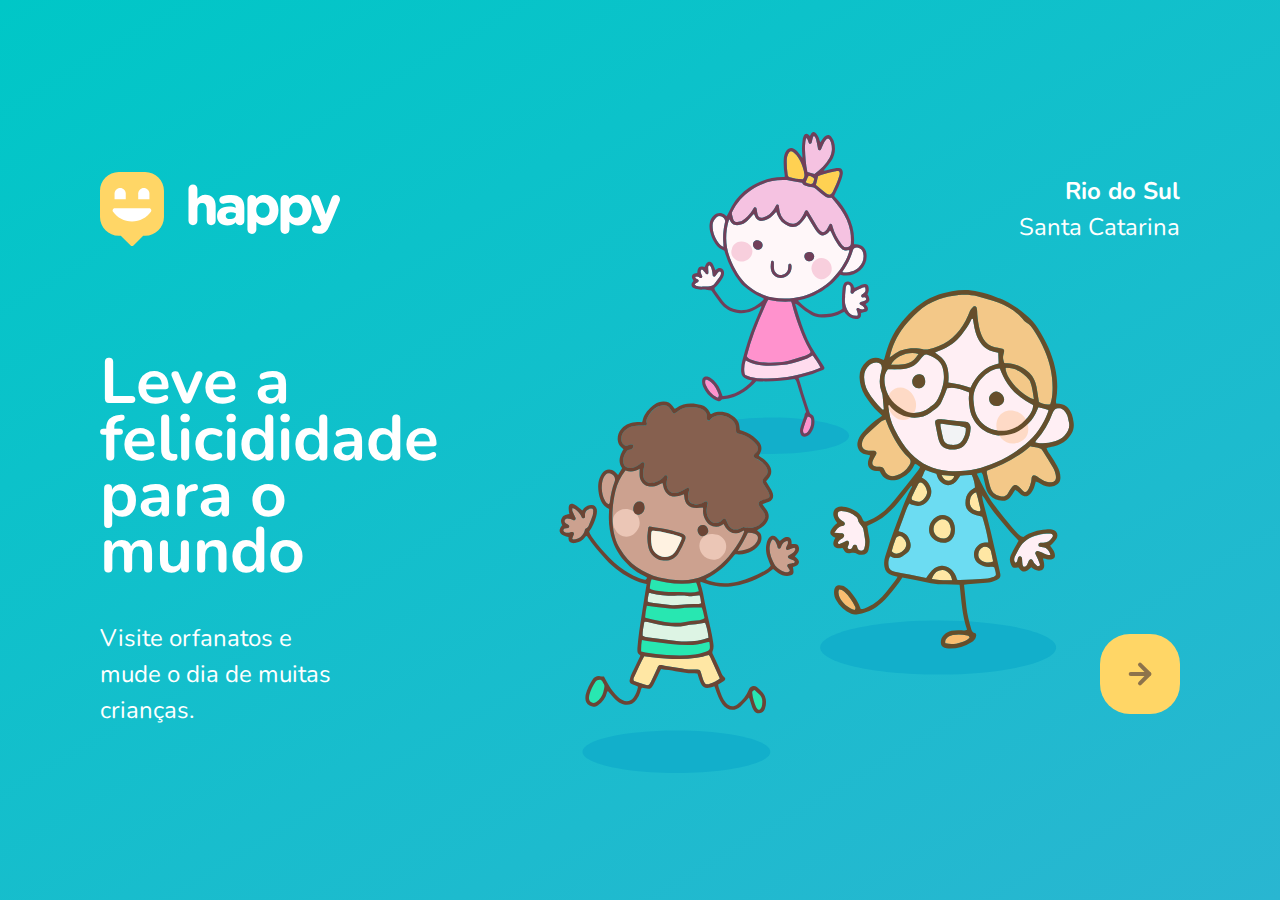
<file: NLW/index.html>
<!DOCTYPE html>
<html lang="pt-BR">
  <head>
    <meta charset="UTF-8" />
    <meta name="viewport" content="width=device-width, initial-scale=1.0" />
    <title>Happy</title>
    <link rel="icon" href="./public/images/logo-icon.png" />
    <link rel="stylesheet" href="./public/CSS/main.css" />
    <link rel="stylesheet" href="./public/CSS/page-landing.css" />
    <link rel="stylesheet" href="./public/CSS/animation.css" />
    <link href="https://fonts.googleapis.com/css2?family=Nunito:wght@400;600;800&display=swap" rel="stylesheet">
  </head>
  <body>
    <div id="page-landing">
      <div id="container">
        <header>
          <img class="animate-up" id="logo" src="./public/images/logo.svg" alt="Logomarca de Happy" />

          <div class="location animate-up">
            <strong>Rio do Sul</strong>
            <p>Santa Catarina</p>
          </div>
        </header>

        <main>
          <h1 class="animate-up">Leve a felicididade para o mundo</h1>

          <section class="visit">
            <p class="animate-up">Visite orfanatos e mude o dia de muitas crianças.</p>

            <a class="animate-up" href="orphanages.html" title="Visite orfanatos">
              <img src="./public/images/arrow.svg" alt="Ir para o mapa" />
            </a>
          </section>
        </main>
      </div>
    </div>
  </body>
</html>
</file>
<file: NLW/public/CSS/main.css>
*{
    margin: 0;
    padding: 0;
    box-sizing: border-box;
}

body{
    height: 100vh;
    color: white;
    background-color: #ebf2f5;
}

:root{
    font-size: 62.5%;
}

body, input, button, textarea{
    font: 400 1.8rem/1 'Nunito' , sans-serif;
}
</file>
<file: NLW/public/CSS/page-landing.css>
#page-landing {
  background: linear-gradient(329.54deg, #29b6d1 0%, #00c7c7 100%) no-repeat;
  min-height: 100vh;
  text-align: center;
  display: flex;
}

.location,
h1,
.visit p {
  height: 16vh;
}

#page-landing > #container {
  margin: auto;
  width: min(90%, 112rem);
}

.visit a {
  width: 8rem;
  height: 8rem;
  background: #ffd666;

  border: none;
  border-radius: 3rem;

  display: flex;
  align-items: center;
  justify-content: center;

  margin: auto;

  transition: background 0.2s;
}

.visit a:hover {
  background: #96feff;
}

#logo {
  animation-delay: 50ms;
}
.location {
  animation-delay: 100ms;
}

main h1 {
  animation-delay: 150ms;
  font-size: clamp(4rem, 8vw, 6.4rem);
}

.visit p {
  animation-delay: 200ms;
}

.visit a {
  animation-delay: 250ms;
}

/* Desktop Version */

@media (min-width: 760px) {
  #container {
    padding: 5rem 2rem;

    /*  SHORTHAND BACKGROUND */
    background: url("../images/bg.svg") no-repeat 80% /
      clamp(30rem, 54vw, 53rem);
  }

  header {
    display: flex;
    align-items: center;
    justify-content: space-between;
  }

  .location,
  h1,
  .visit p {
    height: initial;
    text-align: initial;
  }

  .location {
    text-align: right;
    font-size: 2.4rem;
    line-height: 1.5;
  }

  main h1 {
    font-weight: bold;
    line-height: 0.88;

    margin: clamp(10%, 9vh, 12%) 0 4rem;

    width: min(300px, 80%);
  }

  .visit {
    display: flex;
    align-items: center;
    justify-content: space-between;
  }

  .visit p {
    font-size: 2.4rem;
    line-height: 1.5;
    width: clamp(20rem, 20vw, 30rem);
  }

  .visit a {
    margin: initial;
  }
}
</file>
<file: NLW/public/CSS/animation.css>
@keyframes up{
    from {
        opacity: 0;
        transform: translateY(16px);
    }
    to {
        opacity: 1;
        transform: translateY(0);
    }
}

@keyframes right {
    from {
        transform: translateX(-100%);
    }
    to {
        transform: translateX(0);
    }
}

@keyframes appear{
    from {
        opacity: 0;
    }
    to {
        opacity: 1;
    }
}

.animate-up{
    animation-name: up;
    animation-duration: 300ms;
    animation-fill-mode: backwards;
}

.animate-right{
    animation-name: right;
    animation-duration: 300ms;

}

.animate-appear{
    animation-name: appear;
    animation-duration: 300ms;
    animation-fill-mode: backwards;
}
</file>
